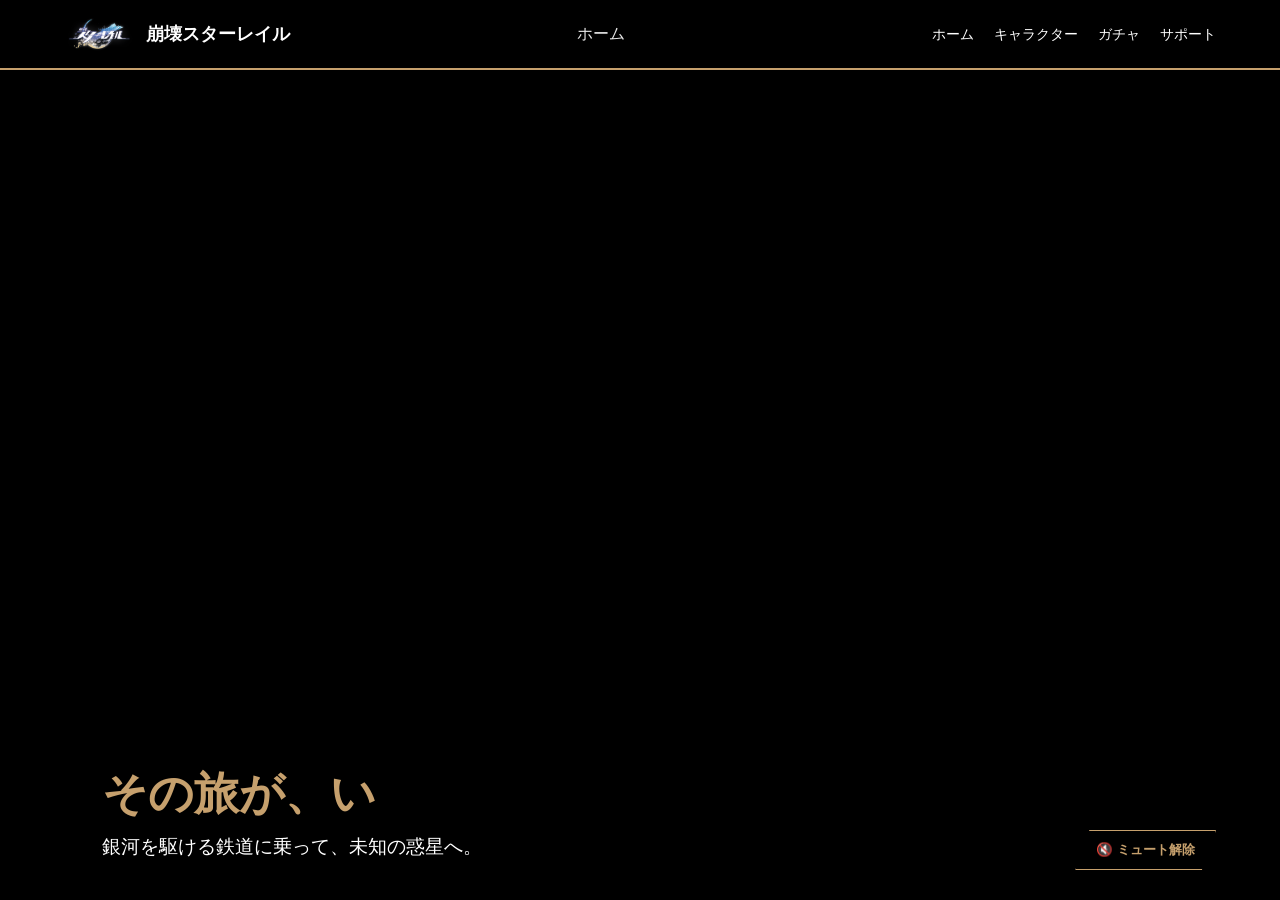
<file: index.html>
<!DOCTYPE html>
<html lang="ja">
<head>
    <meta charset="UTF-8">
    <meta name="viewport" content="width=device-width, initial-scale=1.0">
    <title>崩壊:スターレイル</title>
    <link rel="stylesheet" href="style.css">
    <link rel="icon" href="data:,">
</head>
<body class="bg-top">

    <header>
        <a href="index.html" class="header-logo-area" style="text-decoration: none;">
    <img src="gazou/logo.png" alt="logo" class="header-logo-img">
    <span class="logo-text">崩壊スターレイル</span>
</a>
<div class="logo">ホーム</div>
        <nav>
            <ul>
                <li><a href="index.html">ホーム</a></li>
                <li><a href="info.html">キャラクター</a></li>
                <li><a href="gacha.html">ガチャ</a></li>
                <li><a href="support.html">サポート</a></li>
            </ul>
        </nav>
    </header>

    <div class="video-background-container">
<iframe id="bg-video" 
        src="https://www.youtube.com/embed/EMT6GmhDiBk?enablejsapi=1&autoplay=1&mute=1&loop=1&playlist=EMT6GmhDiBk&controls=0&modestbranding=1&vq=hd1080&rel=0" 
        frameborder="0" allow="autoplay; encrypted-media">
</iframe>
    </div>

    <div class="video-controls">
        <button id="unmute-btn" class="control-btn">🔇 ミュート解除</button>
    </div>

    <main class="home-scroll-container">
        
        <section class="hero-section">
            <div class="hero-content">
                <h2 id="typewriter"></h2>
                <p class="hero-sub-text">銀河を駆ける鉄道に乗って、未知の惑星へ。</p>
            </div>
        </section>

<section class="description-section">
    <div class="info-card">
        <h3>果てなき銀河を往く「星穹列車」</h3>
        <p>
            宇宙には「星神（アイオーン）」と呼ばれる存在が、それぞれの「運命」を司り君臨しています。<br>
            あなたは記憶を失った「開拓者」として、銀河を走る「星穹列車」に乗り込み、かつてこの道を切り拓いた星神「アキヴィリ」の足跡を辿ることになります。
        </p>
    </div>
    
    <div class="info-card">
        <h3>万物の癌「星核」の謎を解け</h3>
        <p>
            各地で文明を蝕む災厄「星核」。あなたは体内にその星核を宿しながらも、仲間の丹恒や三月なのかと共に、吹雪に閉ざされた惑星「ヤリーロ-VI」や、巨大な宇宙船「仙舟『羅浮』」を巡ります。<br>
            そこで出会う人々との絆が、銀河の運命を変えていくことでしょう。
        </p>
    </div>

    <div class="info-card">
        <h3>究極の戦略と映画のような演出</h3>
        <p>
            シンプルながら奥深いターン制バトルは、キャラ固有の「必殺技」で最高潮へ。映画さながらのカメラワークと美麗なグラフィックが、あなたの旅を鮮やかに彩ります。<br>
            遊び尽くせないほどのサイドストーリーやミニゲームも、この広大な宇宙には散りばめられています。
        </p>
    </div>
</section>

        <footer class="site-footer">
            <p>© COGNOSPHERE. All Rights Reserved.</p>
        </footer>
    </main>

    <script src="script.js"></script>
</body>
</html>
</file>
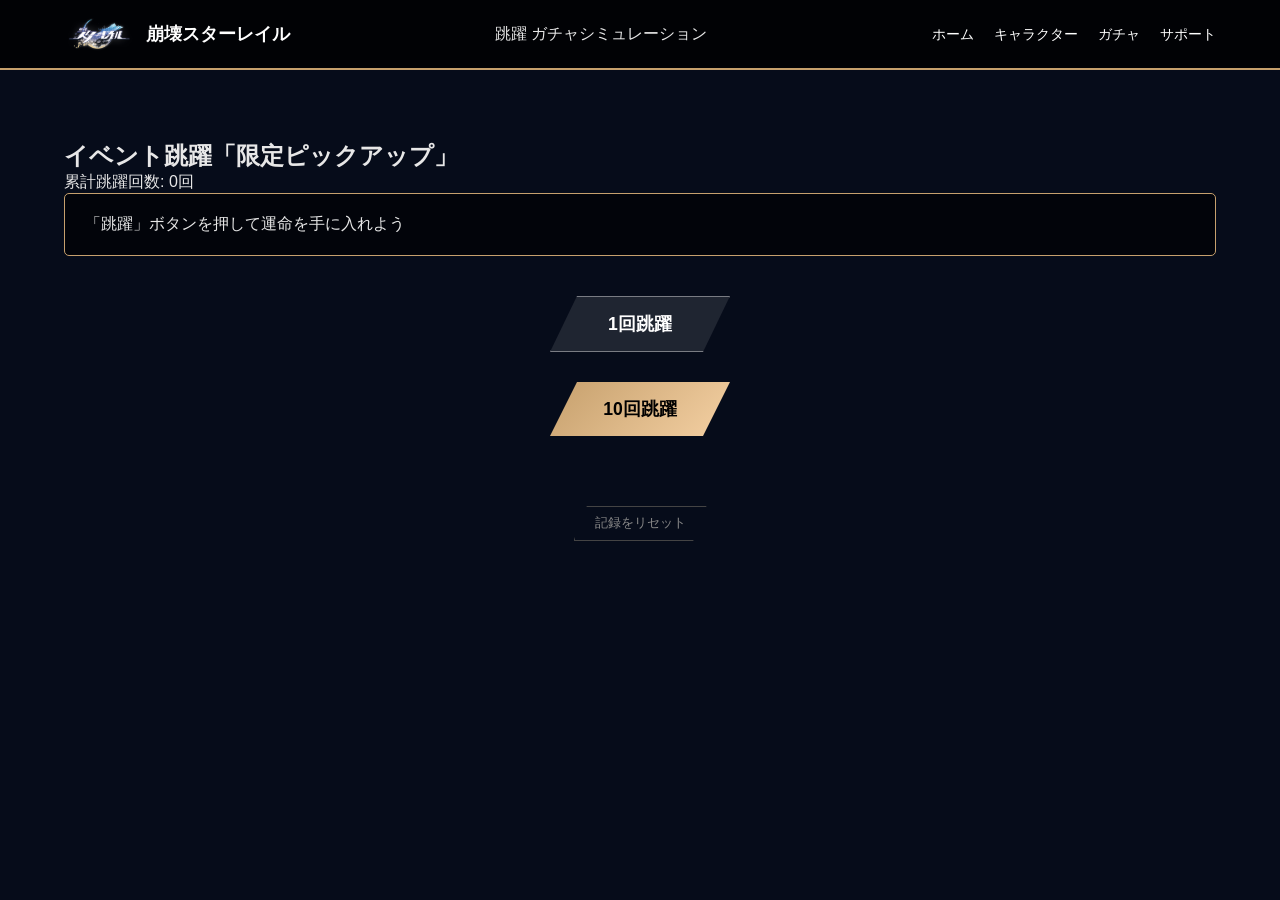
<file: gacha.html>
<!DOCTYPE html>
<html lang="ja">
<head>
    <meta charset="UTF-8">
    <meta name="viewport" content="width=device-width, initial-scale=1.0">
    <title>跳躍 | ガチャシミュレーション</title>
    <link rel="stylesheet" href="style.css">
</head>
<body class="bg-top">
    <header>
        <a href="index.html" class="header-logo-area" style="text-decoration: none;">
    <img src="gazou/logo.png" alt="logo" class="header-logo-img">
    <span class="logo-text">崩壊スターレイル</span>
</a>
        <div class="logo">跳躍 ガチャシミュレーション</div>
        <nav><ul>
            <li><a href="index.html">ホーム</a></li>
            <li><a href="info.html">キャラクター</a></li>
            <li><a href="gacha.html">ガチャ</a></li>
            <li><a href="support.html">サポート</a></li>
        </ul></nav>
    </header>

    <main class="gacha-container">
        <div class="main-visual" style="opacity: 0.4;">
        
        </div>

        <div class="gacha-banner">
            <h2>イベント跳躍「限定ピックアップ」</h2>
            
            <div class="gacha-status">
                累計跳躍回数: <span id="gacha-count">0</span>回
            </div>

            <div id="gacha-result" class="result-display">
                「跳躍」ボタンを押して運命を手に入れよう
            </div>

            <div class="controls">
                <button onclick="playGacha(1)" class="btn-gacha">1回跳躍</button>
                <button onclick="playGacha(10)" class="btn-gacha gold">10回跳躍</button>
                <div class="reset-area">
                    <button onclick="resetGacha()" class="btn-reset">記録をリセット</button>
                </div>
            </div>
        </div>
    </main>
    <script src="script.js"></script>
</body>
</html>
</file>
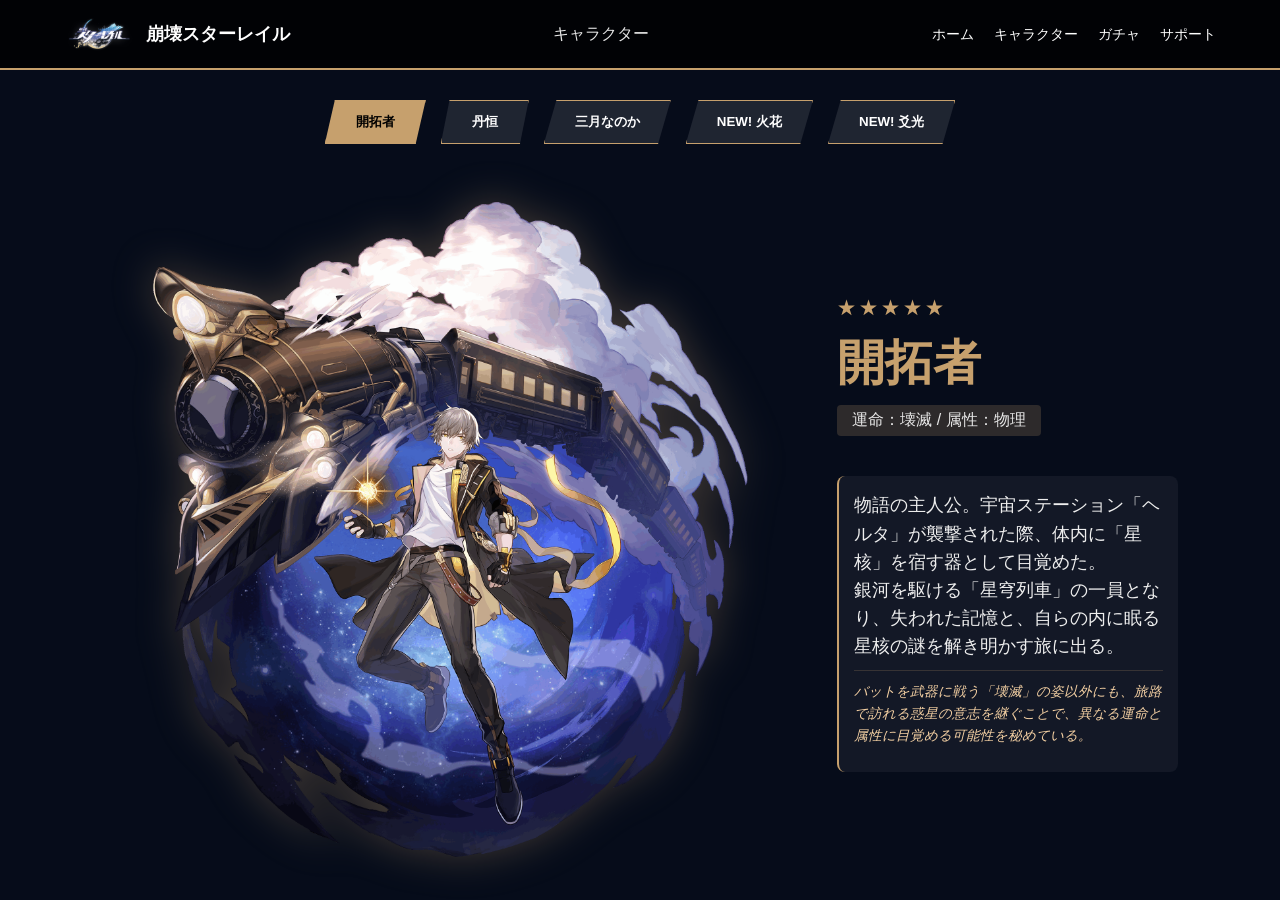
<file: info.html>
<!DOCTYPE html>
<html lang="ja">
<head>
    <meta charset="UTF-8">
    <meta name="viewport" content="width=device-width, initial-scale=1.0">
    <title>キャラクター</title>
    <link rel="stylesheet" href="style.css">
</head>
<body class="bg-top">

    <header>
        <a href="index.html" class="header-logo-area" style="text-decoration: none;">
    <img src="gazou/logo.png" alt="logo" class="header-logo-img">
    <span class="logo-text">崩壊スターレイル</span>
</a>
<div class="logo">キャラクター</div>

        <nav>
            <ul>
                <li><a href="index.html">ホーム</a></li>
                <li><a href="info.html">キャラクター</a></li>
                <li><a href="gacha.html">ガチャ</a></li>
                <li><a href="support.html">サポート</a></li>
            </ul>
        </nav>
    </header>

    <main class="info-main">
 <div class="tab-area">
    <button class="tab-btn active" onclick="showTab(event, 'char1')">開拓者</button>
    <button class="tab-btn" onclick="showTab(event, 'char2')">丹恒</button>
    <button class="tab-btn" onclick="showTab(event, 'char3')">三月なのか</button>
    <button class="tab-btn" onclick="showTab(event, 'char4')">NEW! 火花</button>
    <button class="tab-btn" onclick="showTab(event, 'char5')">NEW! 爻光</button>
</div>

<div id="char1" class="tab-content show">
    <div class="char-display">
        <div class="img-container">
            <img src="gazou/HoYoWiki-image.gif" alt="開拓者" class="char-standing-img pop-up">
        </div>
        <div class="char-info-text">
            <span class="rarity">★★★★★</span>
            <h3 class="pop-name">開拓者</h3>
            <p class="tag">運命：壊滅 / 属性：物理</p>
            <div class="desc-box">
                <p>
                    物語の主人公。宇宙ステーション「ヘルタ」が襲撃された際、体内に「星核」を宿す器として目覚めた。<br>
                    銀河を駆ける「星穹列車」の一員となり、失われた記憶と、自らの内に眠る星核の謎を解き明かす旅に出る。
                </p>
                <p class="sub-desc">
                    バットを武器に戦う「壊滅」の姿以外にも、旅路で訪れる惑星の意志を継ぐことで、異なる運命と属性に目覚める可能性を秘めている。
                </p>
            </div>
        </div>
    </div>
</div>

<div id="char2" class="tab-content">
    <div class="char-display">
        <div class="img-container">
            <img src="gazou/danheng.png" alt="丹恒" class="char-standing-img pop-up">
        </div>
        <div class="char-info-text">
            <span class="rarity">★★★★</span>
            <h3 class="pop-name">丹恒（たんこう）</h3>
            <p class="tag">運命：巡狩 / 属性：風</p>
            <div class="desc-box">
                <p>
                    星穹列車の護衛であり、冷静沈着な記録員。過去の出来事から逃れるために列車に乗り込んだ。<br>
                    愛槍「撃雲」を手に、風のような速さで敵を穿つ。「巡狩」の運命に違わぬ、単体への圧倒的な攻撃能力を誇る。
                </p>
                <p class="sub-desc">
                    あまり多くを語らないミステリアスな性格だが、仲間のピンチには真っ先に駆けつける。彼の過去は、仙舟「羅浮」の歴史と深く関わっている。
                </p>
            </div>
        </div>
    </div>
</div>

<div id="char3" class="tab-content">
    <div class="char-display">
        <div class="img-container">
            <img src="gazou/march7th.png" alt="三月なのか" class="char-standing-img pop-up">
        </div>
        <div class="char-info-text">
            <span class="rarity">★★★★</span>
            <h3 class="pop-name">三月なのか</h3>
            <p class="tag">運命：存護 / 属性：氷</p>
            <div class="desc-box">
                <p>
                    漂流していた万年氷の中から救出された、明るく元気な少女。自分の名前すら忘れていたため、救出された日を名前にした。<br>
                    常に「六相氷」の弓とカメラを携え、銀河の美しい景色や仲間との日常を写真に収めることを楽しみにしている。
                </p>
                <p class="sub-desc">
                    バトルの要となる強力なシールドを仲間に付与する「存護」の使い手。彼女がいつか自分の過去を思い出す日は来るのだろうか。
                </p>
            </div>
        </div>
    </div>
</div>

<div id="char4" class="tab-content">
    <div class="char-display">
        <div class="img-container">
            <span class="new-badge">NEW!</span>
            <img src="gazou/hibana.webp" alt="火花" class="char-standing-img pop-up">
        </div>
        <div class="char-info-text">
            <span class="rarity">★★★★★</span>
            <h3 class="pop-name">火花</h3>
            <p class="tag">運命：愉悦 / 属性：量子</p>
            <div class="desc-box">
                <p>
                    近頃二相楽園で急速に頭角を現し、現地で知らぬ者はいないほどのトップに上り詰めた動画配信者。ファン(リスナー)の総称はヒバナーと呼ばれ、彼女の意のままに暴徒と化す熱狂的なファンも少なくない。
                </p>
                <p class="sub-desc">
                    「『銀河打者』さん、いらっしゃ～い。こんひばな～今日も1日、脳汁どばどばで行くよ～！このきらびやかな世界で、火花みたいにキラキラしちゃってね～♥」
                </p>
            </div>
        </div>
    </div>
</div>

<div id="char5" class="tab-content">
    <div class="char-display">
        <div class="img-container">
            <span class="new-badge">NEW!</span>
            <img src="gazou/koukou.webp" alt="爻光" class="char-standing-img pop-up">
        </div>
        <div class="char-info-text">
            <span class="rarity">★★★★★</span>
            <h3 class="pop-name">爻光（こうこう）</h3>
            <p class="tag">運命：知恵 / 属性：虚数</p>
            <div class="desc-box">
                <p>
                    天意を読み、未来を予測することに長けた謎多き賢者。世の理を数式のように捉え、常に一歩先を見据えた行動をとる。<br>
                    その瞳には過去と未来が同時に映っていると言われ、彼女の助言一つで文明の興亡が決まることもあるという。
                </p>
                <p class="sub-desc">
                    「天意に逆らうのは難しい」と語る彼女だが、開拓者の存在だけは彼女の予測を超えた未知の変数として興味を抱いている。
                </p>
            </div>
        </div>
    </div>
</div>

    </main>

    <script src="script.js"></script>
</body>
</html>
</file>
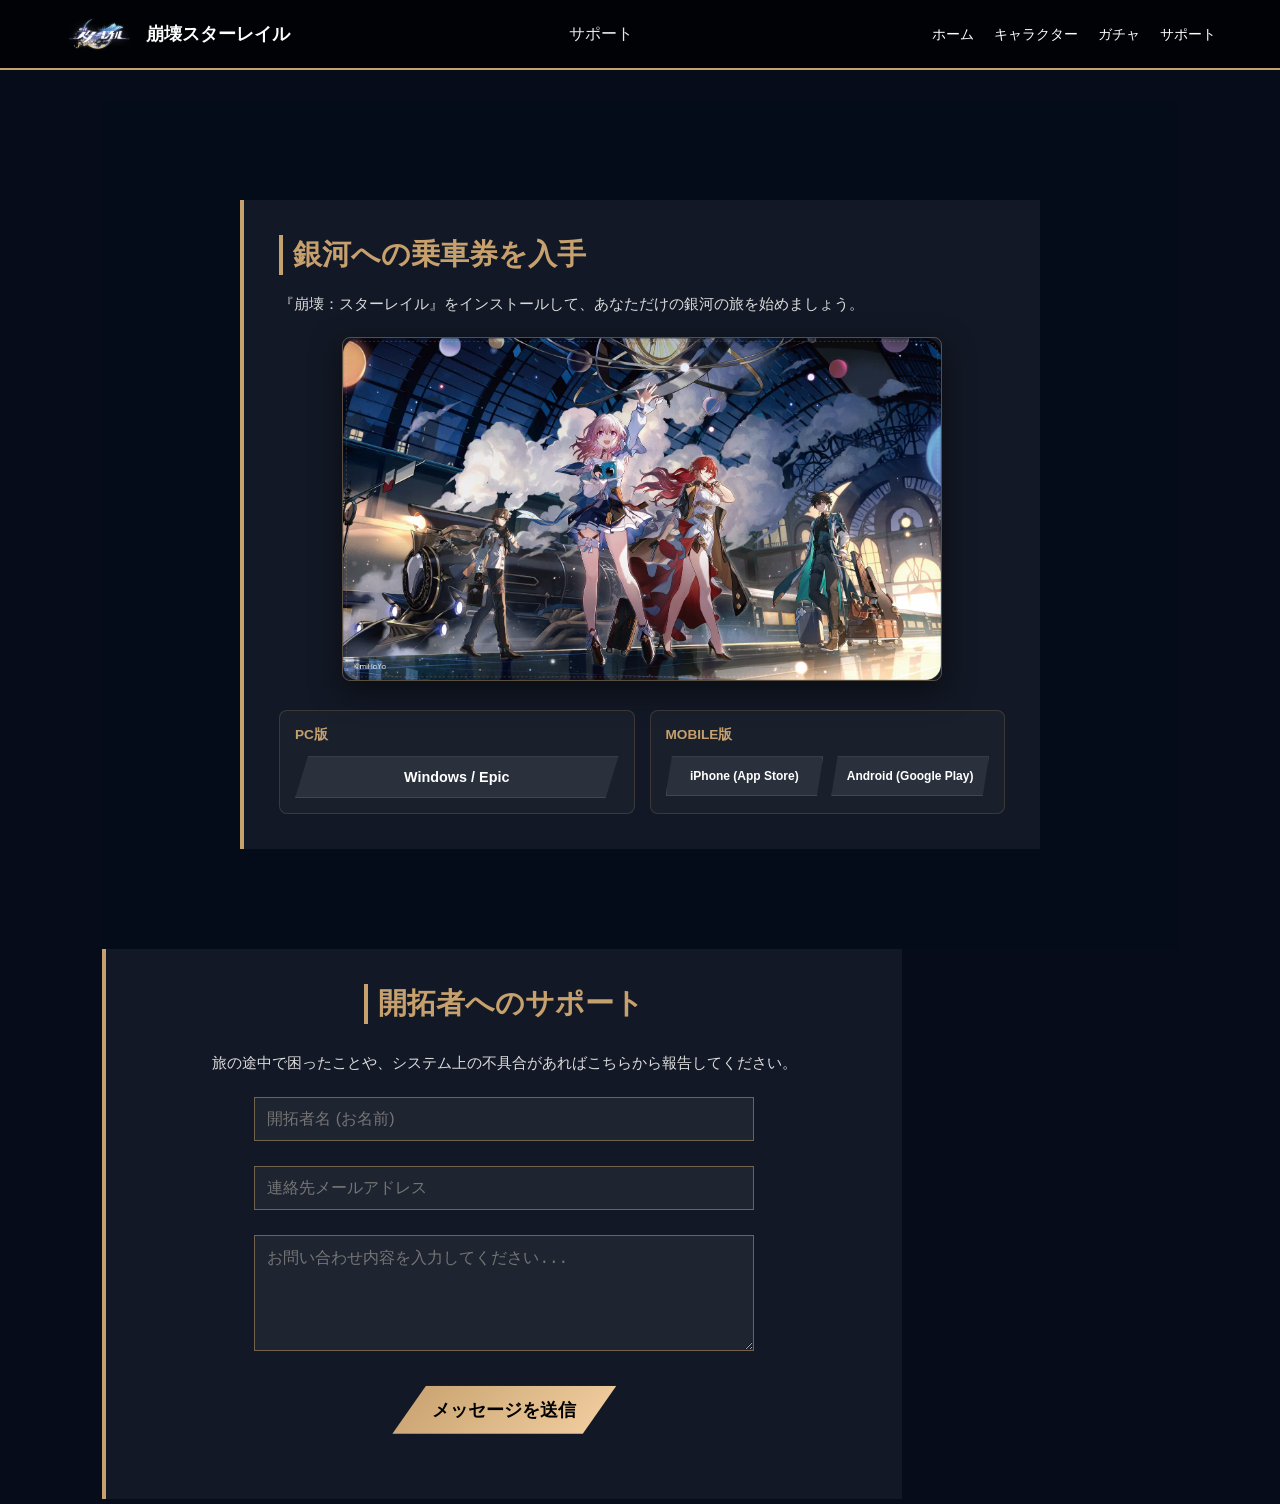
<file: support.html>
<!DOCTYPE html>
<html lang="ja">
<head>
    <meta charset="UTF-8">
    <meta name="viewport" content="width=device-width, initial-scale=1.0">
    <title>サポート | 銀河鉄道の案内所</title>
    <link rel="stylesheet" href="style.css">
</head>
<body class="bg-top">

    <header>
<a href="index.html" class="header-logo-area" style="text-decoration: none;">
    <img src="gazou/logo.png" alt="logo" class="header-logo-img">
    <span class="logo-text">崩壊スターレイル</span>
</a>
<div class="logo">サポート</div>

        <nav>
            <ul>
                <li><a href="index.html">ホーム</a></li>
                <li><a href="info.html">キャラクター</a></li>
                <li><a href="gacha.html">ガチャ</a></li>
                <li><a href="support.html">サポート</a></li>
            </ul>
        </nav>
    </header>

    <main class="info-main">
        <div class="description-section">
            <div class="info-card">
    <h3>銀河への乗車券を入手</h3>
    <p>『崩壊：スターレイル』をインストールして、あなただけの銀河の旅を始めましょう。</p>
    
    <div class="install-visual">
        <img src="gazou/support_hero.webp" alt="銀河の冒険へ" class="install-img">
    </div>

    <div class="platform-container">
        <div class="platform-box">
            <span class="platform-label">PC版</span>
            <a href="https://hsr.hoyoverse.com/ja-jp/home" target="_blank" class="btn-platform">Windows / Epic</a>
        </div>
        
        <div class="platform-box">
            <span class="platform-label">Mobile版</span>
            <div class="mobile-btns">
                <a href="https://apps.apple.com/jp/app/id1599719154" target="_blank" class="btn-platform ios">iPhone (App Store)</a>
                <a href="https://play.google.com/store/apps/details?id=com.HoYoverse.hkrpgoversea" target="_blank" class="btn-platform android">Android (Google Play)</a>
            </div>
        </div>
    </div>
</div>
</div>
            </div>

<div class="info-card" style="text-align: center; display: flex; flex-direction: column; align-items: center;">
    <h3>開拓者へのサポート</h3>
    <p>旅の途中で困ったことや、システム上の不具合があればこちらから報告してください。</p>
    <form class="support-form">
        <input type="text" placeholder="開拓者名 (お名前)" class="support-input">
        <input type="email" placeholder="連絡先メールアドレス" class="support-input">
        <textarea placeholder="お問い合わせ内容を入力してください..." class="support-input" rows="5"></textarea>
        <button type="button" class="btn-gacha gold" onclick="sendSupport()">メッセージを送信</button>
    </form>
</div>
        </div>
    </main>

    <script src="script.js"></script>
</body>
</html>
</file>
<file: style.css>
/* =========================================
   1. 基本設定 & 変数
   ========================================= */
:root {
    --sr-blue: #060c1a;
    --sr-gold: #c6a06d;
    --sr-gold-bright: #f4d0a3;
    --sr-silver: #e7e7e7;
}

* { box-sizing: border-box; margin: 0; padding: 0; }

body {
    background-color: var(--sr-blue);
    color: var(--sr-silver);
    font-family: "PingFang SC", "Microsoft YaHei", sans-serif;
    overflow-x: hidden; /* 横揺れ防止 */
}

/* =========================================
   2. ヘッダー
   ========================================= */
header {
    display: flex;
    justify-content: space-between;
    align-items: center;
    padding: 0 5%;
    height: 70px;
    background: rgba(0, 0, 0, 0.8);
    border-bottom: 2px solid var(--sr-gold);
    position: fixed;
    width: 100%;
    top: 0;
    z-index: 1000;
}

.header-logo-area { display: flex; align-items: center; gap: 12px; }
.header-logo-img { height: 35px; width: auto; }
.logo-text { font-size: 1.1rem; font-weight: bold; color: #fff; }

nav ul { display: flex; list-style: none; }
nav a { color: #fff; text-decoration: none; margin-left: 20px; font-size: 0.9rem; transition: 0.3s; }
nav a:hover { color: var(--sr-gold); }

/* =========================================
   3. 背景PV設定（HOME専用：固定）
   ========================================= */
.video-background-container {
    position: fixed;
    top: 0; left: 0; width: 100vw; height: 100vh;
    z-index: -1;
    background: #000;
}

.video-background-container iframe {
    width: 100vw;
    height: 56.25vw; /* 16:9比率 */
    min-height: 100vh;
    min-width: 177.77vh;
    position: absolute;
    top: 50%; left: 50%;
    transform: translate(-50%, -50%);
    pointer-events: none;
}

/* 音声解除ボタン */
.video-controls {
    position: fixed;
    bottom: 30px;
    right: 5%;
    z-index: 1001;
}

.control-btn {
    background: rgba(0, 0, 0, 0.6);
    color: var(--sr-gold);
    border: 1px solid var(--sr-gold);
    padding: 10px 20px;
    cursor: pointer;
    font-weight: bold;
    clip-path: polygon(10% 0, 100% 0, 90% 100%, 0 100%);
    transition: 0.3s;
}

.control-btn:hover { background: var(--sr-gold); color: #000; }

/* =========================================
   4. メインコンテンツ（スクロール層）
   ========================================= */
.home-scroll-container {
    position: relative;
    z-index: 10;
    width: 100%;
    height: 100vh;
    overflow-y: auto; /* スクロールを許可 */
}

/* 1枚目：透明セクション */
/* --- ホーム：文字とコピーをさらに下へ移動 --- */
.hero-section {
    height: 100vh;
    display: flex;
    flex-direction: column;
    justify-content: flex-end;
    padding: 0 8% 40px; /* 下の余白をさらに詰め、極限まで下へ */
    background: linear-gradient(to top, rgba(0,0,0,0.8) 0%, transparent 50%);
}

#typewriter {
    font-size: 2.8rem;
    color: var(--sr-gold);
    text-shadow: 2px 2px 15px #000;
    margin-bottom: 10px;
}

.hero-sub-text {
    font-size: 1.2rem;
    color: #fff;
    text-shadow: 0 0 10px #000;
}

/* 2枚目：紹介文セクション */
.description-section {
    background: rgba(6, 12, 26, 0.95); /* 濃い背景色で文字を読みやすく */
    padding: 100px 8%;
    display: flex;
    flex-direction: column;
    gap: 40px;
    align-items: center;
}

.info-card {
    max-width: 800px;
    width: 100%;
    background: rgba(255, 255, 255, 0.05);
    border-left: 4px solid var(--sr-gold);
    padding: 35px;
    transition: 0.4s;
}

.info-card:hover {
    background: rgba(255, 255, 255, 0.1);
    transform: translateX(10px);
}

.info-card h3 { color: var(--sr-gold); font-size: 1.8rem; margin-bottom: 15px; }
.info-card p { line-height: 1.8; font-size: 1.1rem; color: #ddd; }

.action-area-bottom { margin-top: 40px; text-align: center; }

.btn-start {
    display: inline-block;
    background: var(--sr-gold);
    color: #000 !important;
    padding: 18px 70px;
    font-size: 1.2rem;
    font-weight: bold;
    text-decoration: none;
    clip-path: polygon(10% 0, 100% 0, 90% 100%, 0 100%);
    transition: 0.3s;
}

.site-footer {
    background: #000;
    color: #666;
    text-align: center;
    padding: 30px;
}

/* =========================================
   5. 他のページ（INFO/GACHA）用
   ========================================= */
.info-main, .gacha-container {
    margin-top: 100px;
    padding: 40px 5%;
    position: relative;
    z-index: 10;
}

.tab-content { display: none; align-items: center; gap: 40px; }
.tab-content.show { display: flex; }
.char-standing-img { height: 70vh; object-fit: contain; }

/* =========================================
   INFOページ（名簿）専用スタイル
   ========================================= */
.info-main {
    margin-top: 100px;
    padding: 0 8%;
}

.tab-area {
    display: flex;
    justify-content: center;
    gap: 15px;
    margin-bottom: 50px;
}

.tab-btn {
    background: rgba(255, 255, 255, 0.1);
    border: 1px solid var(--sr-gold);
    color: #fff;
    padding: 12px 30px;
    cursor: pointer;
    font-weight: bold;
    clip-path: polygon(10% 0, 100% 0, 90% 100%, 0 100%);
    transition: 0.3s;
}

.tab-btn.active, .tab-btn:hover {
    background: var(--sr-gold);
    color: #000;
}

.char-display {
    display: flex;
    align-items: center;
    justify-content: center;
    gap: 60px;
    animation: fadeIn 0.8s ease;
}

.char-standing-img {
    height: 75vh;
    object-fit: contain;
    filter: drop-shadow(0 0 20px rgba(198, 160, 109, 0.3));
}

.rarity { color: var(--sr-gold); font-size: 1.2rem; letter-spacing: 3px; }

.char-info-text h3 {
    font-size: 2.8rem;
    color: var(--sr-gold);
    margin: 10px 0;
}

.tag {
    background: rgba(198, 160, 109, 0.2);
    display: inline-block;
    padding: 5px 15px;
    border-radius: 4px;
    margin-bottom: 25px;
}

.desc-box {
    max-width: 500px;
    font-size: 1.1rem;
    line-height: 1.8;
    color: #eee;
}

@keyframes fadeIn {
    from { opacity: 0; transform: translateY(20px); }
    to { opacity: 1; transform: translateY(0); }
}

/* --- ポップなNEWバッジの動き --- */
.new-badge {
    position: absolute;
    top: 0;
    left: 10%;
    background: #ff4757; /* 鮮やかな赤 */
    color: white;
    padding: 5px 15px;
    font-weight: bold;
    border-radius: 50px;
    font-size: 1.2rem;
    box-shadow: 0 0 15px #ff4757;
    animation: bounce 1s infinite alternate; /* 跳ねるアニメーション */
    z-index: 20;
}

/* --- 名前にポップな影をつける --- */
.pop-name {
    font-size: 3rem !important;
    color: var(--sr-gold) !important; /* 金色一色に */
    text-shadow: none !important;    /* 二重に見える影を削除 */
    margin-bottom: 20px;
}

/* --- キャラ画像がふわふわ浮く --- */
.pop-up {
    animation: floating 3s ease-in-out infinite;
}

/* --- アニメーション設定 --- */
@keyframes bounce {
    from { transform: translateY(0) rotate(-10deg); }
    to { transform: translateY(-10px) rotate(-10deg); }
}

@keyframes floating {
    0% { transform: translateY(0); }
    50% { transform: translateY(-15px); }
    100% { transform: translateY(0); }
}

/* 画像を囲むコンテナを相対位置にする */
.img-container {
    position: relative;
    display: inline-block;
}

/* --- ガチャ当たり演出（全画面） --- */
.gacha-win-overlay {
    position: fixed;
    top: 0; left: 0; width: 100%; height: 100%;
    background: rgba(0, 0, 0, 0.9);
    z-index: 2000;
    display: flex;
    justify-content: center;
    align-items: center;
    animation: fadeIn 0.5s ease;
}

.win-content {
    text-align: center;
    background: linear-gradient(135deg, rgba(198, 160, 109, 0.2), transparent);
    padding: 50px;
    border: 2px solid var(--sr-gold);
    box-shadow: 0 0 50px var(--sr-gold);
    border-radius: 20px;
}

.win-new {
    color: #ff4757;
    font-size: 2rem;
    font-weight: bold;
    margin-bottom: 10px;
    animation: bounce 0.5s infinite alternate;
}

.win-name {
    font-size: 4rem;
    color: #fff;
    text-shadow: 0 0 20px var(--sr-gold);
    margin-bottom: 20px;
}

.win-phrase {
    font-style: italic;
    color: var(--sr-gold-bright);
    margin-bottom: 30px;
}

.btn-close {
    background: var(--sr-gold);
    border: none;
    padding: 10px 40px;
    cursor: pointer;
    font-weight: bold;
    clip-path: polygon(10% 0, 100% 0, 90% 100%, 0 100%);
}

/* 文字色分け */
.win-5 { color: #f4d0a3; font-weight: bold; text-shadow: 0 0 5px #f4d0a3; }
.win-4 { color: #d4a3f4; font-weight: bold; }
.win-3 { color: #a3c6f4; }

/* =========================================
   ガチャボタン・特殊デザイン
   ========================================= */

/* ボタン共通設定 */
.btn-gacha {
    position: relative;
    background: rgba(255, 255, 255, 0.1);
    color: #fff;
    border: 1px solid rgba(255, 255, 255, 0.4);
    padding: 15px 50px;
    font-size: 1.1rem;
    font-weight: bold;
    cursor: pointer;
    overflow: hidden;
    /* スターレイル風の斜めカット */
    clip-path: polygon(15% 0, 100% 0, 85% 100%, 0 100%);
    transition: all 0.3s ease;
    margin: 10px;
    min-width: 180px;
}

/* 10連ボタン（ゴールド） */
.btn-gacha.gold {
    background: linear-gradient(135deg, #c6a06d 0%, #f4d0a3 100%);
    color: #000;
    border: none;
    box-shadow: 0 0 15px rgba(198, 160, 109, 0.4);
}

/* ホバー演出 */
.btn-gacha:hover {
    transform: scale(1.05) translateX(5px);
    background: rgba(255, 255, 255, 0.2);
    box-shadow: 0 0 20px rgba(255, 255, 255, 0.2);
}

.btn-gacha.gold:hover {
    background: linear-gradient(135deg, #f4d0a3 0%, #ffffff 100%);
    box-shadow: 0 0 30px #f4d0a3;
}

/* ボタンの中を流れる光のエフェクト */
.btn-gacha::after {
    content: '';
    position: absolute;
    top: 0;
    left: -100%;
    width: 100%;
    height: 100%;
    background: linear-gradient(90deg, transparent, rgba(255,255,255,0.4), transparent);
    transition: 0.5s;
}

.btn-gacha:hover::after {
    left: 100%;
}

/* リセットボタン（控えめだがシャープに） */
.btn-reset {
    background: transparent;
    color: #888;
    border: 1px solid #444;
    padding: 8px 20px;
    font-size: 0.8rem;
    cursor: pointer;
    clip-path: polygon(10% 0, 100% 0, 90% 100%, 0 100%);
    transition: 0.3s;
    margin-top: 30px;
}

.btn-reset:hover {
    color: #ff4757;
    border-color: #ff4757;
}

/* ガチャバナー全体のレイアウト調整 */
.controls {
    display: flex;
    flex-direction: column;
    align-items: center;
    gap: 10px;
    margin-top: 30px;
}

.reset-area {
    margin-top: 20px;
}

/* 当たり演出内の画像フレーム */
.win-avatar-frame {
    width: 200px;
    height: 200px;
    margin: 0 auto 20px;
    border: 3px solid var(--sr-gold);
    background: rgba(0, 0, 0, 0.5);
    border-radius: 10px;
    overflow: hidden;
    box-shadow: 0 0 30px rgba(198, 160, 109, 0.6);
    position: relative;
}

.win-avatar {
    width: 100%;
    height: 100%;
    object-fit: cover; /* 枠に合わせて切り抜き */
    animation: zoomIn 0.5s ease-out;
}

@keyframes zoomIn {
    from { transform: scale(1.5); opacity: 0; }
    to { transform: scale(1); opacity: 1; }
}

/* --- サポート：お問い合わせフォームの完全中央配置 --- */
.support-form {
    display: flex !important;
    flex-direction: column !important;
    align-items: center !important; /* 子要素（入力欄やボタン）を中央に */
    gap: 15px;
    margin: 30px auto 0 !important; /* 左右をautoにして中央へ */
    max-width: 500px;
    width: 100%;
}

.support-input {
    width: 100%;
    background: rgba(255, 255, 255, 0.05);
    border: 1px solid rgba(198, 160, 109, 0.5);
    padding: 12px;
    color: #fff;
    font-size: 1rem;
    outline: none;
    text-align: left;
}

/* 送信ボタンの幅と位置 */
.support-form .btn-gacha.gold {
    margin: 10px 0 0 0 !important;
    width: fit-content !important;
    padding: 12px 40px !important;
}
/* --- サポートページ画像セクション --- */
.support-image-section {
    position: relative;
    width: 100%;
    margin: 40px auto; /* 上下の余白 */
    text-align: center;
    background: rgba(255, 255, 255, 0.03); /* カードと同じ背景 */
    border-radius: 10px;
    padding: 20px;
    box-shadow: 0 0 20px rgba(198, 160, 109, 0.2);
}

.support-hero-img {
    max-width: 80%; /* 幅を調整 */
    height: auto;
    border-radius: 8px;
    opacity: 0.9; /* 少し透明感を出す */
    transform: scale(1.02); /* 少し大きく見せる */
    transition: transform 0.3s ease-in-out, opacity 0.3s ease-in-out;
}

.support-hero-img:hover {
    transform: scale(1);
    opacity: 1;
}

.image-caption {
    margin-top: 15px;
    color: var(--sr-gold-bright);
    font-size: 1rem;
    font-style: italic;
    text-shadow: 0 0 5px rgba(198, 160, 109, 0.5);
}

/* --- サポートページ：インストール画像の調整 --- */
.install-visual {
    width: 100%;
    margin: 20px 0; /* 上下の余白 */
    text-align: center;
}

.install-img {
    width: 100%;
    max-width: 600px; /* カード内で綺麗に収まるサイズ */
    height: auto;
    border-radius: 8px;
    border: 1px solid rgba(198, 160, 109, 0.4); /* スターレイル風の金の枠線 */
    box-shadow: 0 10px 30px rgba(0, 0, 0, 0.5);
    transition: transform 0.3s ease;
}

.install-img:hover {
    transform: translateY(-5px); /* ホバーで少し浮く演出 */
}

/* ボタンとの間隔を調整 */
.action-area-bottom {
    margin-top: 20px;
}

/* 前の回答で作成した .support-image-section が不要になった場合は削除してOKです */

/* --- ガチャ画面：豪華演出 --- */

/* キャラクターをふわふわ浮かせる（浮遊感） */
.floating {
    animation: floatingAnim 3s ease-in-out infinite;
    filter: drop-shadow(0 0 20px rgba(198, 160, 109, 0.5));
}

@keyframes floatingAnim {
    0%, 100% { transform: translateY(0) scale(1); }
    50% { transform: translateY(-15px) scale(1.02); }
}

/* 背景に流れる光の演出 */
.gacha-bg-effects {
    position: absolute;
    top: 0;
    left: 0;
    width: 100%;
    height: 100%;
    z-index: -1;
    overflow: hidden;
    background: radial-gradient(circle at center, #1a2a4a 0%, #060c1a 100%);
}

.light-streak {
    position: absolute;
    top: -50%;
    left: -50%;
    width: 200%;
    height: 200%;
    background: repeating-linear-gradient(
        45deg,
        transparent,
        transparent 100px,
        rgba(255, 255, 255, 0.05) 101px,
        rgba(255, 255, 255, 0.05) 102px
    );
    animation: streakMove 20s linear infinite;
}

@keyframes streakMove {
    from { transform: rotate(0deg); }
    to { transform: rotate(360deg); }
}

/* ぼかし背景（リッチな質感） */
.result-display {
    background: rgba(0, 0, 0, 0.6);
    border: 1px solid var(--sr-gold);
    border-radius: 5px;
    padding: 20px;
    backdrop-filter: blur(8px); /* 高級感を出すぼかし */
}

.info-card p {
    line-height: 1.8; /* 行間を少し広げて読みやすく */
    margin-top: 10px;
    font-size: 0.95rem;
    text-align: justify; /* 両端を揃えて美しく */
}

.info-card h3 {
    border-left: 4px solid var(--sr-gold); /* タイトル横に金の飾り線 */
    padding-left: 10px;
    margin-bottom: 15px;
}

.video-background-container {
    position: fixed;
    top: 0;
    left: 0;
    width: 100vw;
    height: 100vh;
    z-index: -1;
    overflow: hidden;
}

/* style.css の #bg-video */
#bg-video {
    /* 1.1倍にしていたのを、ギリギリまで下げる */
    transform: translate(-50%, -50%) scale(1.01); 
    
    /* 以下の設定は維持 */
    image-rendering: -webkit-optimize-contrast;
    image-rendering: crisp-edges;
}

/* キャラクター詳細ボックスの強化 */
.desc-box {
    margin-top: 15px;
    padding: 15px;
    background: rgba(255, 255, 255, 0.05);
    border-radius: 8px;
    border-left: 2px solid var(--sr-gold);
}

.desc-box p {
    line-height: 1.6;
    margin-bottom: 10px;
}

.sub-desc {
    font-size: 0.85rem;
    color: var(--sr-gold-bright);
    font-style: italic;
    border-top: 1px solid rgba(198, 160, 109, 0.2);
    padding-top: 10px;
}

/* プラットフォーム全体のコンテナ */
.platform-container {
    display: flex;
    flex-wrap: wrap;
    gap: 20px;
    justify-content: center;
    margin-top: 30px;
}

.platform-box {
    flex: 1;
    min-width: 250px;
    background: rgba(255, 255, 255, 0.05);
    padding: 15px;
    border-radius: 5px;
    border: 1px solid rgba(198, 160, 109, 0.3);
}

.platform-label {
    display: block;
    font-size: 0.9rem;
    color: var(--sr-gold);
    margin-bottom: 10px;
    font-weight: bold;
}

/* プラットフォームボタンの基本 */
.btn-platform {
    display: block;
    background: rgba(255, 255, 255, 0.1);
    color: #fff;
    text-decoration: none;
    padding: 12px;
    text-align: center;
    font-weight: bold;
    clip-path: polygon(5% 0, 100% 0, 95% 100%, 0 100%);
    transition: 0.3s;
    border: 1px solid rgba(255, 255, 255, 0.2);
}

.btn-platform:hover {
    background: var(--sr-gold);
    color: #000;
}

/* モバイル用（2つ並べる） */
.mobile-btns {
    display: flex;
    gap: 10px;
}

.mobile-btns .btn-platform {
    flex: 1;
    font-size: 0.85rem;
}

/* プラットフォームコンテナのレイアウト */
.platform-container {
    display: flex;
    flex-wrap: wrap;
    gap: 15px;
    justify-content: center;
    margin-top: 25px;
}

.platform-box {
    flex: 1;
    min-width: 280px;
    background: rgba(255, 255, 255, 0.03);
    padding: 15px;
    border-radius: 8px;
    border: 1px solid rgba(198, 160, 109, 0.2);
}

.platform-label {
    display: block;
    font-size: 0.85rem;
    color: var(--sr-gold);
    margin-bottom: 12px;
    font-weight: bold;
    text-transform: uppercase;
}

/* ボタンのデザイン */
.btn-platform {
    display: block;
    background: rgba(255, 255, 255, 0.08);
    color: #fff;
    text-decoration: none;
    padding: 12px 5px;
    text-align: center;
    font-size: 0.9rem;
    font-weight: bold;
    border: 1px solid rgba(255, 255, 255, 0.1);
    transition: all 0.3s ease;
    /* スターレイル風の斜めカット */
    clip-path: polygon(4% 0, 100% 0, 96% 100%, 0 100%);
}

.btn-platform:hover {
    background: var(--sr-gold);
    color: #000;
    transform: translateY(-2px);
}

/* モバイル用2カラム */
.mobile-btns {
    display: flex;
    gap: 8px;
}

.mobile-btns .btn-platform {
    flex: 1;
    font-size: 0.75rem; /* 文字がはみ出さないよう少し小さめ */
}

/* =========================================
   レスポンシブ完全統合版（ここから下を入れ替え）
   ========================================= */
@media (max-width: 1024px) {
    /* 1. 全体レイアウト */
    header { flex-direction: column; height: auto; padding: 10px; }
    nav ul { gap: 15px; margin-top: 10px; }
    .info-main { margin-top: 80px; padding: 0 5%; }

    /* 2. キャラクター選択タブ（横スクロール） */
    .tab-area {
        display: flex; overflow-x: auto; white-space: nowrap;
        justify-content: flex-start; padding: 10px 0; gap: 10px;
    }
    .tab-btn { flex: 0 0 auto; padding: 8px 15px; font-size: 0.85rem; }

    /* 3. キャラクター表示エリア（縦並び & 中央揃え強制） */
    .char-display { 
        flex-direction: column !important; /* PCの横並びを確実に解除 */
        align-items: center !important;    /* 左右中央に寄せる */
        justify-content: center !important;
        gap: 15px !important; 
        text-align: center !important;
        display: flex !important; /* 万が一消えていた場合に備え再指定 */
    }

    /* ★最重要：画像を徹底的に小さくする★ */
    .img-container {
        width: 150px !important;  /* 横幅を強制固定 */
        margin: 0 auto !important; /* 左右マージンをオートにして中央へ */
        display: block !important;
        left: 0 !important; /* もしleft設定が残っていたらリセット */
    }
    .char-standing-img {
        height: 25vh !important;  /* 縦幅を画面の4分の1に強制固定 */
        width: auto !important;
        object-fit: contain;
        margin: 0 auto !important;
    }

/* INFOページのキャラ・名前を強制中央揃え */
    .char-display {
        flex-direction: column !important;
        align-items: center !important;
        text-align: center !important;
    }

/* ★画像サイズ調整：横スクロールが出ない最大幅★ */
    .img-container {
        width: 180px !important;  /* 120pxから180pxに拡大（ほどよいサイズ） */
        margin: 0 auto !important; 
        display: block !important;
        left: 0 !important; 
    }

    .char-standing-img {
        width: 100% !important;
        height: auto !important;
        max-height: 35vh !important; /* 縦も少しだけ大きく */
        object-fit: contain;
        margin: 0 auto !important;
    }

    /* 火花・爻光の名前とバッジも画像に合わせる */
    .pop-name {
        font-size: 1.8rem !important; /* 文字も少しだけ戻しました */
        width: 100% !important;
        text-align: center !important;
    }

    .new-badge {
        left: 50% !important;
        transform: translateX(-50%) rotate(-10deg) !important;
        top: -15px !important;
    }

    /* 5. 紹介文（読みやすさ優先） */
    .desc-box {
        padding: 12px; 
        margin: 10px auto !important; /* 中央揃え */
        text-align: left;
        background: rgba(255, 255, 255, 0.08);
        width: 90% !important; /* スマホで見やすい幅 */
    }
    .desc-box p { font-size: 0.85rem; line-height: 1.5; }

    /* 6. ホーム画面のPV調整 */
    .video-background-container iframe {
        width: 300%; height: 100vh;
        transform: translate(-50%, -50%) scale(1.1);
    }
    .hero-section {
    height: 100vh;
    display: flex;
    flex-direction: column;
    justify-content: flex-end;
    padding: 0 8% 60px; /* 120pxから60pxに減らすことで、文字がより下へ移動します */
    background: linear-gradient(to top, rgba(0,0,0,0.8) 0%, transparent 50%);
}
}

/* =========================================
   レスポンシブ完全修正版（ここから下を入れ替え）
   ========================================= */
@media screen and (max-width: 1024px) {
    /* 1. 全体レイアウト */
    header { flex-direction: column; height: auto; padding: 10px; }
    nav ul { gap: 15px; margin-top: 10px; }

    /* 2. ホーム画面：PVのズーム（隅を隠す）と文字の下配置 */
    .video-background-container iframe {
        width: 350% !important; 
        height: 100vh !important;
        left: 50% !important;
        top: 50% !important;
        transform: translate(-50%, -50%) scale(1.3) !important;
    }
    .hero-section {
        justify-content: flex-end !important;
        padding-bottom: 80px !important;
        text-align: center !important;
    }
    #typewriter { font-size: 1.6rem !important; }
    .hero-sub-text { font-size: 0.9rem !important; }

    /* 3. INFOページ：キャラクター画像（横幅を突き抜けないサイズ） */
    .char-display {
        flex-direction: column !important;
        align-items: center !important;
        text-align: center !important;
        display: flex !important;
    }

    .img-container {
        width: 180px !important;  /* 横スクロールが出ないギリギリの大きさ */
        margin: 0 auto !important;
        display: block !important;
        left: 0 !important;
        position: relative !important;
    }

    .char-standing-img {
        width: 100% !important;
        height: auto !important;
        max-height: 40vh !important;
        object-fit: contain;
        margin: 0 auto !important;
    }

    /* 4. 名前とバッジの中央配置 */
    .pop-name {
        font-size: 1.8rem !important;
        width: 100% !important;
        text-align: center !important;
    }
    .new-badge {
        left: 50% !important;
        transform: translateX(-50%) rotate(-10deg) !important;
        top: -15px !important;
    }

    /* 5. 紹介文・タブの調整 */
    .desc-box {
        width: 90% !important;
        margin: 15px auto !important;
        text-align: left;
    }
    .tab-area {
        justify-content: flex-start !important;
        overflow-x: auto !important;
        padding: 10px 0 !important;
    }
}

@media screen and (max-width: 1024px) {
    /* 1. ヘッダーの高さに合わせて、メインコンテンツを下に下げる */
    .info-main, .gacha-container {
        /* ヘッダーが縦に並んで高くなる分、140px〜160pxほど空けます */
        margin-top: 150px !important; 
        padding-top: 20px !important;
    }

    /* 2. ヘッダー自体の設定（重なりを防ぐため背景を濃くする） */
    header {
        height: auto !important;
        position: fixed !important;
        top: 0;
        left: 0;
        width: 100%;
        background: rgba(0, 0, 0, 0.95) !important; /* 透けすぎないように */
        z-index: 2000 !important;
        padding: 10px 0 !important;
    }

    /* 3. ナビゲーションメニューの余白調整 */
    nav ul {
        flex-wrap: wrap; /* 画面が狭い時に折り返せるように */
        justify-content: center;
        gap: 10px;
        padding: 5px 0;
    }

    nav a {
        font-size: 0.85rem !important;
        margin: 0 5px !important;
    }
}

/* サポート：フォームを中央に強制 */
.support-form {
    display: flex !important;
    flex-direction: column !important;
    align-items: center !important;
    margin: 20px auto !important;
    max-width: 500px;
    width: 100%;
}

/* お問い合わせフォームを画面の真ん中に寄せる */
.support-form {
    display: flex !important;
    flex-direction: column !important;
    align-items: center !important;  /* 中の入力欄やボタンを中央に */
    margin: 20px auto !important;    /* 外側の余白を自動にして中央に */
    max-width: 500px;                /* 横幅が広がりすぎないように制限 */
    width: 100%;
}

/* 入力欄の幅を揃える */
.support-input {
    width: 100% !important;
    margin-bottom: 10px;
}

/* 送信ボタンも中央に配置 */
.support-form .btn-gacha.gold {
    margin: 10px auto !important;
    display: block !important;
    width: fit-content !important;
}

/* ロゴリンクの見た目を固定する */
.header-logo-area {
    text-decoration: none; /* 下線を消す */
    display: flex;
    align-items: center;
    gap: 12px;
    cursor: pointer; /* マウスを乗せた時に指のマークにする */
}

.header-logo-area:hover {
    opacity: 0.8; /* ホバーした時に少し明るくして、クリックできることを伝える */
}
</file>
